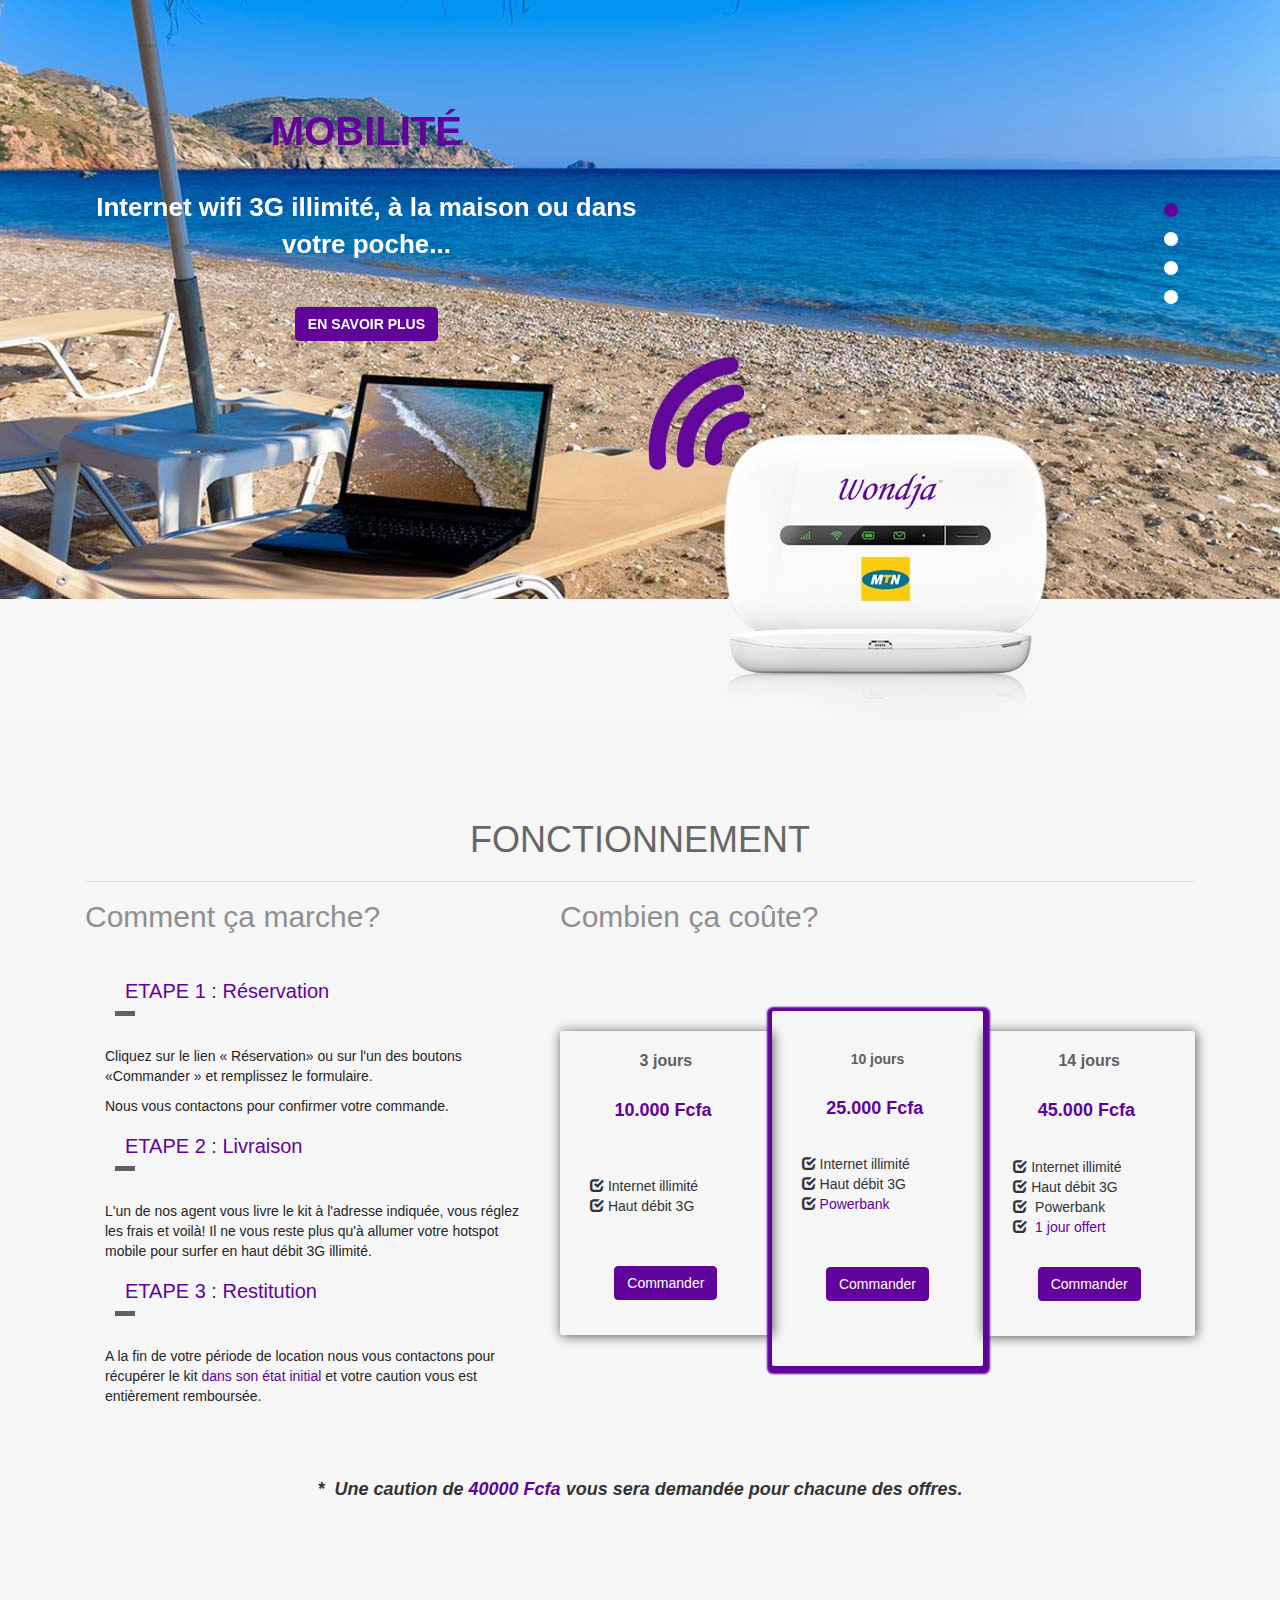
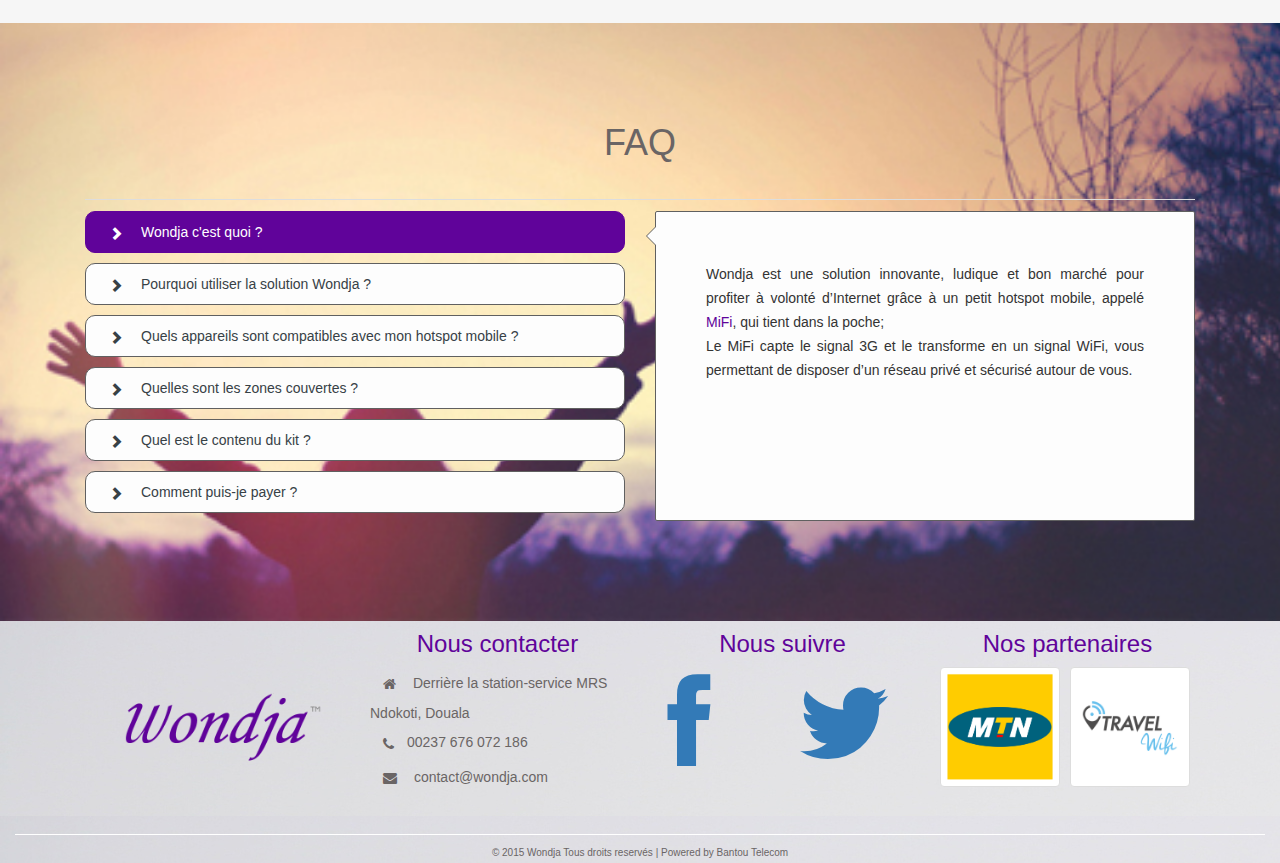
<file: index.html>
<!--
Author: W3layouts
Author URL: http://w3layouts.com
License: Creative Commons Attribution 3.0 Unported
License URL: http://creativecommons.org/licenses/by/3.0/
-->
<!DOCTYPE html>
<html>
<head>
	<title>Wondja</title>
	<!--fonts-->
		<link href='http://fonts.googleapis.com/css?family=Roboto+Slab:400,100,300,700' rel='stylesheet' type='text/css'>
		<link href='http://fonts.googleapis.com/css?family=Open+Sans:300italic,400italic,600italic,700italic,800italic,400,300,600,700,800' rel='stylesheet' type='text/css'>
	<!--//fonts-->
			<link href="css/bootstrap.css" rel="stylesheet">
			<link href="css/style.css" rel="stylesheet" type="text/css" media="all" />
			<link href="css/wondja-vente.css" rel="stylesheet" type="text/css" media="all" />
			<link href="css/wondja-style.css" rel="stylesheet" type="text/css" media="all" />
			<link rel="stylesheet" href="css/chocolat.css" type="text/css" media="all">
			<link rel="stylesheet" href="css/jquery-ui.min.css" type="text/css" media="all">
			<link rel="stylesheet" href="css/animate.min.css" type="text/css" media="all">
			<link rel="stylesheet" href="css/font-awesome.min.css" type="text/css" media="all">
			
			<link rel="icon" type="image/png" href="images/ico.ico" />
	<!-- for-mobile-apps -->
		<meta name="viewport" content="width=device-width, initial-scale=1">
		<meta http-equiv="Content-Type" content="text/html; charset=utf-8" />
		<meta name="keywords" content="wondja,internet" />
		<script type="application/x-javascript">  
			addEventListener("load", function() { setTimeout(hideURLbar, 0); }, false); 
			function hideURLbar(){ window.scrollTo(0,1);} 		   
			    
	   </script>
	<!-- //for-mobile-apps -->	
	<!-- js -->
		<script type="text/javascript" src="js/jquery.min.js"></script>
		<script type="text/javascript" src="js/bootstrap.js"></script>
	<!-- js -->
	<script src="js/modernizr.custom.97074.js"></script>
	<!-- start-smoth-scrolling -->
		<script type="text/javascript" src="js/move-top.js"></script>
		<script type="text/javascript" src="js/easing.js"></script>
		<script type="text/javascript" src="js/jquery-ui.min.js"></script>

		<script type="text/javascript">
			jQuery(document).ready(function($) {
			 
				$(".scroll").click(function(event){		
					event.preventDefault();
					$('html,body').animate({scrollTop:$(this.hash).offset().top},1000);
					
				});
			});
		</script>
		
		<script type="text/javascript">
			$(document).ready(function() 
			{
				 $("#t1").hide();
				 var divHeight;
				 var haut;
				 var obj = document.getElementById('home');
				 if(obj.offsetHeight)          {divHeight=obj.offsetHeight;}
			else if(obj.style.pixelHeight){divHeight=obj.style.pixelHeight;}
			
				haut=divHeight;
			if(divHeight < 500){haut = divHeight-100; 
			}
			else{haut = divHeight-150;}
			/*if(divHeight < 500){haut = divHeight-110;}
			else{haut = divHeight-30;}*/
					
				
				function myFunction() {
				if (document.body.scrollTop >= haut || document.documentElement.scrollTop >= haut) {
				document.getElementById("t1").setAttribute('style','visibility:visible');
				document.getElementById("t2").setAttribute('style','visibility:visible');
				document.getElementById("t3").setAttribute('style','visibility:visible');
					
				} else {
				    $("#t1").hide();
				  
				}
			}
		window.onscroll = function() {myFunction()};
		});
		</script>
		
		
		<script type="text/javascript">
	$(document).ready(function() 
	{
	
	$("#t1").hide(); 
	
	// activer les liens internes, précédé par un #
	$('a[href^="#"]').click(function() {
	// prendre le nom du lien, substr enleve le premier caractere qui est #
	var ou = $(this).attr("href").substr(1);
	// trouver le tag <a name=""> correspondant
	var saut = $("a[id='"+ ou +"']");
	// aller jusqu'à cet élément
	
	if(ou=='home')
	{
		$("#t1").hide();
		/*document.getElementById("t1").setAttribute('style','visibility:hidden');
		document.getElementById("t2").setAttribute('style','visibility:hidden');
		document.getElementById("t3").setAttribute('style','visibility:hidden');*/
		$('html,body').animate({scrollTop: $(saut).offset().top},1000);
	}
	else
	{ 	
		//$('#t1').show();
		document.getElementById("t1").setAttribute('style','visibility:visible'); 
		/*document.getElementById("t2").setAttribute('style','visibility:visible');
		document.getElementById("t3").setAttribute('style','visibility:visible');*/
		$('html,body').animate({scrollTop: $(saut).offset().top},1000);
	}
	
	
	
	return false;
	});
	
		

	});
	</script>
	
	
	<!-- start-smoth-scrolling -->
</head>
<body onscroll="myFunction()">
<!-- banner-slider -->

	<div  id="home" class="banner-slider ">
		
	<!-- responsiveslides -->
							<script src="js/responsiveslides.min.js"></script>
								<script>
									// You can also use "$(window).load(function() {"
									$(function () {
									 // Slideshow 4
									$("#slider3").responsiveSlides({
										auto: true,
										pager: true,
										nav: false,
										speed: 500,
										namespace: "callbacks",
										before: function () {
									$('.events').append("<li>before event fired.</li>");
									},
									after: function () {
										$('.events').append("<li>after event fired.</li>");
										}
										});
										});
								</script>
		<!-- responsiveslides -->
		
		<div id="top" class="callbacks_container ">
		
			<ul class="rslides " id="slider3">
				<!--<li><div class="banner"><div class="container"><div class="banner-info">sadas</div></div></div></li>-->
				<li>
					<div class="banner">
							<div class="container">
								<div class="banner-info">
									<h3>MOBILIT&Eacute;</h3>
									<p>Internet wifi 3G illimit&eacute;, &agrave; la maison ou dans votre poche... </p>
										<a class="scroll btn btn-default" href="#ccm"><strong>EN SAVOIR PLUS</strong></a>
																			</div>
							</div>
					</div>
				</li>
				<li>
					<div class="banner">
							
							<div class="container">
								<div class="banner-info">
									<h3>CONNECTIVIT&Eacute;</h3>
									<p>Internet wifi 3G illimit&eacute;, &agrave; la maison ou dans votre poche... </p>
									<a class="scroll btn btn-default" href="#ccm"><strong>EN SAVOIR PLUS</strong></a>
								</div>
							</div>
					</div>
				</li>
				<li>
					<div class="banner">
							
							<div class="container">
								<div class="banner-info">
									<h3>SIMPLICIT&Eacute;</h3>
									<p>Internet wifi 3G illimit&eacute;, &agrave; la maison ou dans votre poche... </p>
									<a class="scroll btn btn-default" href="#ccm"><strong>EN SAVOIR PLUS</strong></a>
				               </div>
							</div>
					</div>
				</li>
				<li>
					<div class="banner">
							
							<div class="container">
								<div class="banner-info">
									<h3><img src="images/02.png"></h3>
									<p>Internet wifi 3G illimit&eacute;, &agrave; la maison ou dans votre poche... </p>
									<a class="scroll btn btn-default" href="#ccm"><strong>EN SAVOIR PLUS</strong></a>									                                  </div>
							</div>
					</div>
				</li>
			</ul>
		</div>

	</div>

<div class="clearfix"></div>

<!-- //banner-slider -->
<!-- about -->

<div id="ccm" class="testi">
<div class="header menu-fixed-top" id="t1" style="visibility:hidden;" >
								<nav class="navbar navbar-default"><div class="header-left"><img src="images/logo.png" width="25%";
height="25%"></div>
  <div class="container-fluid">
    <!-- Brand and toggle get grouped for better mobile display -->
    <div class="navbar-header">
      <button type="button" class="navbar-toggle collapsed" data-toggle="collapse" data-target="#bs-example-navbar-collapse-1" aria-expanded="false">
        <span class="sr-only">Toggle navigation</span>
        <span class="icon-bar"></span>
        <span class="icon-bar"></span>
        <span class="icon-bar"></span>
      </button>
    </div>

    <!-- Collect the nav links, forms, and other content for toggling -->
    <div class="collapse navbar-collapse" id="bs-example-navbar-collapse-1">
      
      <ul class="nav navbar-nav navbar-right">
        <li><a class="scroll" href="#home" data-hover="ACCUEIL">ACCUEIL</a></li>
														<li><a class="scroll" href="#ccm" data-hover="FONCTIONNEMENT">FONCTIONNEMENT</a></li>
														<li><a class="scroll" href="#faq" data-hover="FAQ">FAQ</a></li>
														<!--<li><a class="scroll" href="#reser" data-hover="A PROPOS">A PROPOS</a></li>-->
														<li><a class="scroll" data-hover="RESERVATION" href="#" data-toggle="modal" data-target="#myModal">RESERVATION</a></li>
        
      </ul>
    </div><!-- /.navbar-collapse -->
  </div><!-- /.container-fluid -->
</nav>
<script>
	$(document).ready(function() { 

$("body").click(function(event) {
        // only do this if navigation is visible, otherwise you see jump in navigation while collapse() is called 
         if ($(".navbar-collapse").is(":visible") && $(".navbar-toggle").is(":visible") ) {
            $('.navbar-collapse').collapse('toggle');
        }
  });

});
</script>
									<div class="clearfix"></div>
								
  </div>
	<div class="container">
	
		<div class="about-header">
			<h3>FONCTIONNEMENT</h3>
		</div>
		<div class="col-md-12" style="margin-top:1%">
            <h5 class="section-title visible-md visible-lg"></h5>
			 	<h6 class="section-title visible-sm visible-xs"></h6>
        <!-- Nav tabs --><div class="col-md-3 visible-md visible-lg"></div>
 	 </div>
		<div class="testi-grids">
			<div class=" col-xs-12  col-sm-5 col-md-5 col-lg-5 testi-grid">
				<h3><span>Comment &ccedil;a marche?</span> </h3>
				<dl>
				  <dt><h4>ETAPE 1 : R&eacute;servation </h4><span class="ser-gridline"> </span></dt>
				  <dd><p>Cliquez sur le lien &laquo; R&eacute;servation&raquo; ou sur l'un des boutons &laquo;Commander &raquo; et remplissez le formulaire.</p><p>Nous vous contactons pour confirmer votre commande.</p></dd>
				</dl>
				<dl>
				  <dt><h4>ETAPE 2 : Livraison</h4><span class="ser-gridline"> </span></dt>
				  <dd><p>L'un de nos agent vous livre le kit &agrave; l'adresse indiqu&eacute;e, vous r&eacute;glez les frais et voil&agrave;! Il ne vous reste plus qu'&agrave; allumer votre  hotspot mobile  pour surfer en haut d&eacute;bit 3G illimit&eacute;.</p></dd>
				</dl><dl>
				  <dt><h4>ETAPE 3 : Restitution</h4><span class="ser-gridline"> </span></dt>
				  <dd><p>A la fin de votre p&eacute;riode de location nous vous contactons pour r&eacute;cup&eacute;rer le kit <span style="color:#60039A">dans son &eacute;tat initial </span> et votre caution vous est enti&egrave;rement rembours&eacute;e.</p></dd>
				</dl>
				
			</div>
			<div class=" col-xs-12  col-sm-7 col-md-7 col-lg-7 testi-grid">
			<h3><span>Combien &ccedil;a co&ucirc;te?</span> </h3>
			<div class="pres_v">
				<div class=" col-xs-12  col-sm-10 col-md-4 col-lg-4 cadre cadre1">
						<h4> 3 jours</h4><br>
						<h3> 10.000 Fcfa</h3>
						<p><i>&nbsp;<!--Parfait pour une journ&eacute;e de de plaisir &agrave; Douala--></i></p>
						<ul class="list-unstyled">
							<li><span class="glyphicon glyphicon-check" aria-hidden="true"></span>&nbsp;Internet illimit&eacute;</li>
							<li><span class="glyphicon glyphicon-check" aria-hidden="true"></span>&nbsp;Haut d&eacute;bit 3G</li>
							<li><span class="" aria-hidden="true"></span><span style="color:#60039A">&nbsp;</span></li>
							<li><span class="" aria-hidden="true"></span><span style="color:#60039A">&nbsp;</span></li>
				  </ul>
							<div class=""><p><a class="btn btn-default" href="#" data-toggle="modal" data-target="#myModal">Commander</a></p></div>
							
				</div>
				<div class="col-xs-12  col-sm-10 col-md-4 col-lg-4 cadre3" style="" id="meilleur"> 
				<h4> 10 jours</h4><br>
						<h3> 25.000 Fcfa</h3>
						<p><i><!--Idéal pour des vacances au bord du wouri--></i></p>
						<ul class="list-unstyled">
							<li><span class="glyphicon glyphicon-check" aria-hidden="true"></span>&nbsp;Internet illimit&eacute;</li>
							<li><span class="glyphicon glyphicon-check" aria-hidden="true"></span>&nbsp;Haut d&eacute;bit 3G</li>
							<li><span class="glyphicon glyphicon-check" aria-hidden="true"></span><span style="color:#60039A">&nbsp;Powerbank</span></li><li><span class="" aria-hidden="true"></span><span style="color:#60039A">&nbsp;</span></li>
						</ul>
						<div class="clearfix" style="padding-bottom:3px"></div>
						<div class="xxx"><p><a class="btn btn-default" href="#" data-toggle="modal" data-target="#myModal">Commander</a></p></div>
			  </div>
				<div class="col-xs-12  col-sm-10 col-md-4 col-lg-4 cadre cadre2">
				<h4>14 jours</h4><br>
						<h3> 45.000 Fcfa</h3>
						<p><i><!--Le meilleur choix pour 2 semaines de vaccance--></i></p>
						<ul class="list-unstyled">
							<li><span class="glyphicon glyphicon-check" aria-hidden="true"></span>&nbsp;Internet illimit&eacute;</li>
							<li><span class="glyphicon glyphicon-check" aria-hidden="true"></span>&nbsp;Haut d&eacute;bit 3G</li>
							<li><span class="glyphicon glyphicon-check" aria-hidden="true"></span>&nbsp Powerbank</li>
							<li><span class="glyphicon glyphicon-check" aria-hidden="true"></span><span style="color:#60039A" >&nbsp 1 jour offert</span></li>
				  </ul>
							<div class="xxx"><p><a  class="btn btn-default" href="#" data-toggle="modal" data-target="#myModal">Commander</a></p></div>
			  </div>
				
			</div>
			</div>
			<div class="clearfix"></div>
		</div>
		
		<div class="col-md-12" style="margin-top:1%">
          <div class="caution"><i> * &nbsp;Une caution de <span style="color:#60039A">40000 Fcfa </span>vous sera demand&eacute;e pour chacune des offres. </i></div>
 	 </div>
	</div>
	
	<div class="modal fade" id="myModal" tabindex="-1" role="dialog" aria-labelledby="myModalLabel">
  <div class="modal-dialog" role="document">
    <div class="modal-content">
      <div class="modal-header">
        <button type="button" class="close" data-dismiss="modal" aria-label="Close"><span aria-hidden="true">&times;</span></button>
        <h4 class="modal-title" id="myModalLabel"><div class="about-header">
			<h3>COMMANDE</h3>
		</div></h4>
      </div>
      <div class="modal-body">
        <!--content modal-->
		
		<div class="col-md-12 testi-grid">
			<div class="panel panel-default">
  <div class="panel-heading">
    <h4 class="panel-title">Informations </h4>
  </div>
  <div class="panel-body">
  
   <form class="form-horizontal" action="Send_cmd.php" method="post">
  <div class="col-md-12">
   <blockquote>
  <p></p>
  <footer>P&eacute;riode </footer>
</blockquote>
</div>
	<div class="col-md-12">
<div class="col-md-6"><div class="form-group">
       <label for="inputEmail3" class="col-md-4 control-label">D&eacute;but</label>
		<div class="col-md-8">
			<input class="form-control" type="text" id="txtFromDate" required/>
		</div>
	</div> </div>
	<div class="col-md-6"><div class="form-group">
	 <label for="inputEmail3" class="col-md-5 control-label">Fin </label>
	<div class="col-md-7">
	 <input class="form-control"  type="text" id="txtToDate" required/>
	 </div>
	</div></div>
	
	
</div>
<div class="col-md-12">
 
 	<div  class="form-group">
	 <label for="inputEmail3" class="col-md-2 control-label">Qt&eacute; </label>
	 <div class="col-md-8">
			<select name="nbre" class="form-control" id="nbre">
			<option value="1">  1 wifi hotspot</option>
			<option value="2">  2 wifi hotspot</option>
			<option value="3">  3 wifi hotspot</option>
			<option value="4">  4 wifi hotspot</option>
			<option value="5">  5 wifi hotspot</option>
			</select>
	</div>
 </div> 
  </div> 
  <div class="col-md-12">
   <blockquote>
  <p></p>
  <footer>Informations personnelles </footer>
</blockquote>
</div>
<div class="col-md-12">
			<div  class="form-group">
				<label for="inputEmail3" class="col-md-2 "> Nom </label>
				<div class="col-md-10">
				<input type="text" name="nom" id="nom" class="form-control" required>
				</div>
			</div>
		</div>
		<div class="col-md-12">
			<div  class="form-group">
				<label for="inputEmail3" class="col-md-2 "> Prenom </label>
				<div class="col-md-10">
				<input type="text" name="prenom" id="prenom" class="form-control" required>
				</div>
			</div>
		</div>
		<div class="col-md-12">
			<div  class="form-group">
				<label for="inputEmail3" class="col-md-2 "> Tel</label>
				<div class="col-md-10">
				<input type="text" name="tel" id="tel" class="form-control" required>
				</div>
			</div>
		</div>
		<div class="col-md-12">
			<div  class="form-group">
				<label for="inputEmail3" class="col-md-2 "> Email</label>
				<div class="col-md-10">
				<input type="email"  name="email" id="email" class="form-control" required>
				</div>
			</div>
		</div>
		<div class="col-md-12">
			<div  class="form-group">
				<label for="inputEmail3" class="col-md-2 "> Pays de r&eacute;sidence </label>
				<div class="col-md-10">
				<input type="text" name="pays" id="pays" class="form-control" required>
				</div>
			</div>
		</div>
		<div class="col-md-12">
			<div class="form-group"><input type ="submit" name="Reserver" value="Commander" class="btn btn-default">
		</div>
		</div>
		
	</form>
	<script type="text/javascript">
		 
$(document).ready(function(){

    $("#txtFromDate").datepicker({
        numberOfMonths: 1,
		// $("#txtFromDate").datepicker("clearDates");
        onSelect: function(selected) {
          $("#txtToDate").datepicker("option","minDate", selected);
		// start = $('#txtToDate').datepicker('getDate');
        }
    });
    $("#txtToDate").datepicker({ 
        numberOfMonths: 1,
		//$("#txtToDate").datepicker("clearDates");
        onSelect: function(selected) {
           $("#txtFromDate").datepicker("option","maxDate", selected);
		 //  end   = $('#txtFromDate').datepicker('getDate');
        }
    });  
	
});

function getHU()
{
var start1 =  document.getElementById("txtFromDate").value;

var end1 =  document.getElementById("txtToDate").value;


   // alert(days);

document.getElementById('resum').innerHTML =start1+ ' - '+ end1;

var total
var start = $('#txtFromDate').datepicker('getDate');
    var end   = $('#txtToDate').datepicker('getDate');
    var days   = (end - start)/1000/60/60/24;
select = document.getElementById("nbre");
choice = select.selectedIndex  // Récupération de l'index du <option> choisi
 
valeur_cherchee = select.options[choice].value;

if(days <= 1){
document.getElementById('nbre').innerHTML ='wifi hotspot  5000 f';
}

document.getElementById('duree').innerHTML ='Dur&eacute;e du s&eacute;jour: '+days;
}

</script>
<script type="text/javascript">

</script>
	</script>
  </div>
</div>
			
		  </div>
			<div class="clearfix"></div>
		
		<!--end content-->
		
		
		
      </div>
      <div class="modal-footer">
     <button type="button" class="btn btn-default" data-dismiss="modal">Fermer</button>
          <!-- <button type="button" class="btn btn-primary">Save changes</button>-->
      </div>
    </div>
  </div>
</div>
</div>

<!-- FAQ -->
<div id="faq" class="gallery">
		<div class="container">
		<div class="about-header">
			<h3 >FAQ</h3>
		</div>
			<div class="col-xs-12  col-sm-12 col-md-12 col-lg-12" style="margin-top:1%">
            <h5 class="section-title visible-md visible-lg"></h5>
			 	<h6 class="section-title visible-sm visible-xs"></h6>
        <!-- Nav tabs --><div class="col-md-3 visible-md visible-lg"></div>
 	 </div>
			<div class="testi-grids ">
			<div class=" col-xs-12 col-sm-12 col-md-12 col-lg-12">
				
	<div class="row faq margin-top" data-animation="fadeInUp" data-animation-delay="100">
	
                    <div class="col-xs-12 col-sm-6 col-md-6 col-lg-6 pull-left" >
                        <ul id="tabs-faq"  class="nav">
                            <li class="active"><a href="#tab-faq1" data-toggle="tab"><span class="glyphicon glyphicon-chevron-right"></span> <span class="faq-inner">Wondja c'est quoi ?</span></a></li>
                            <li><a href="#tab-faq2" data-toggle="tab"><span class="glyphicon glyphicon-chevron-right"></span> <span class="faq-inner">Pourquoi utiliser la solution Wondja ?</span></a></li>
                            <li><a href="#tab-faq3" data-toggle="tab"><span class="glyphicon glyphicon-chevron-right"></span> <span class="faq-inner">Quels appareils sont compatibles avec mon hotspot mobile ?</span></a></li>
                            <li><a href="#tab-faq4" data-toggle="tab"><span class="glyphicon glyphicon-chevron-right"></span> <span class="faq-inner">Quelles sont les zones couvertes ?</span></a></li>
							 <li><a href="#tab-faq5" data-toggle="tab"><span class="glyphicon glyphicon-chevron-right"></span> <span class="faq-inner">Quel est le contenu du kit ?</span></a></li>
							  <li><a href="#tab-faq6" data-toggle="tab"><span class="glyphicon glyphicon-chevron-right"></span> <span class="faq-inner">Comment puis-je payer ?</span></a></li>
                        </ul>
                    </div>
                    <div class="col-xs-12 col-sm-6 col-md-6 col-lg-6 pull-right">
                        <div class="tab-content">
                            <div id="tab-faq1" class="tab-pane fade in active">
                                <div>
                                    <p> Wondja est une solution innovante, ludique et bon march&eacute; pour profiter &agrave; volont&eacute; d&rsquo;Internet gr&acirc;ce &agrave; un petit hotspot mobile, appel&eacute; <span  style="color:#60039A">MiFi</span>, qui tient dans la poche;</p>

<p>Le MiFi capte le signal 3G et le transforme en un signal WiFi, vous permettant de disposer d&rsquo;un r&eacute;seau priv&eacute; et s&eacute;curis&eacute; autour de vous.</p>

                                </div>
                            </div>
                            <div id="tab-faq2" class="tab-pane fade">
                                <div>
                                    <p><strong >Facile &agrave; utiliser.</strong> Allumez votre MiFi et connectez-vous &agrave; son r&eacute;seau WiFi s&eacute;curis&eacute;. C&rsquo;est aussi simple que cela !</p>

<p><strong >Pratique. </strong> Surfez en haut d&eacute;bit 3G illimit&eacute; où vous voulez, quand vous voulez, &agrave; des tarifs abordables.</a></p>

<p><strong >Parfait pour un groupe.</strong> Vous pourrez connecter jusqu&rsquo;&agrave; 10 appareils simultan&eacute;ment &agrave; votre hotspot mobile.</p>
                                    
                                </div>
                            </div>
                            <div id="tab-faq3" class="tab-pane fade">
                                <div>
                                    <p> Vous pouvez utiliser votre hotspot mobile avec des ordinateurs portables, smartphones, tablettes,...etc, bref tous les appareils disposant d&rsquo;une carte r&eacute;seau WiFi quelque soit la marque  o&ugrave; le mod&egrave;le. 
 </p><p>&nbsp;</p>
                                    
                                </div>
                            </div>
                            <div id="tab-faq4" class="tab-pane fade">
                                <div>
									
                                    <p> Notre service n&rsquo;est d&eacute;ploy&eacute; pour l&rsquo;instant qu&rsquo;&agrave; Douala, et la couverture r&eacute;seau 3G de notre op&eacute;rateur partenaire est effective sur toute la ville. </p>
									
                                    
                                </div>
                            </div>
							<div id="tab-faq5" class="tab-pane fade">
                                <div>
									
                                    
									<p> Le kit de connexion &agrave; Internet que nous vous livrons comprend un hotspot mobile, un mini c&acirc;ble USB et en fonction du forfait choisi un <span style="color:#60039A"> Powerbank </span>.</p>
									<p><i>* Un powerbank est un accumulateur d&rsquo;&eacute;nergie qui vous permet de recharger votre hotspot mobile en cas de batterie faible. Vous pourrez egalement l&rsquo;utiliser pour recharger n&rsquo;importe lequel de vos appareils s&rsquo;alimentant en USB, o&ugrave; que vous soyez.</i></p>
                                  
                                </div>
                            </div>
							<div id="tab-faq6" class="tab-pane fade">
                                <div>
									
                                    <p> Nous n&rsquo;acceptons pour l&rsquo;instant que le paiement en esp&egrave;ces. Les r&egrave;glements se font aupr&egrave;s de notre agent au moment de la livraison du kit . </p>
									
                                </div>
                            </div>
                        </div>
                    </div>
              </div>
			</div>
			
	</div>
	
				<script type="text/javascript" src="js/jquery.hoverdir.js"></script>	
				<script type="text/javascript">
					$(function() {
						$('#da-thumbs > li').each( function() { $(this).hoverdir(); } );
					});
				</script>
        </div>
</div>
<!-- //FAQ -->
<!-- get-in -->

<!-- //get-in -->
<!-- contact-us -->
<div id="reser" class="contact-us">
	<div class="container">
	<div class="get-info text-center">
			<h3><!--A PROPOS--></h3>
			
	  </div>
		<!--<div class="about-header">
			<h3 style="color:#fff">A PROPOS</h3>
		</div>-->
		
		<div class="contact-grid">
			<div class="col-xs-12 col-sm-6 col-md-3 col-lg-3">
				<!--<h3 class="text-center" style="color:#60039A">Qui sommes nous? </h3>
				<span>At vero eos et accusamus et iusto odio dignissimos ducimus qui blanditiis praesentium voluptatum deleniti atque corrupti quos dolores et quas molestias excepturi sint occaecati cupiditate non provident,similique sunt in culpa qui officia deserunt mollitia</span>--><img src="images/logo.png" class="back">
				
			</div>
			<div class="col-xs-12 col-sm-6 col-md-3 col-lg-3">
				<h3 class="text-center" style="color:#60039A">Nous contacter</h3>
				<address>
				  <span style="color:#6A6565
				  "><strong><a class="btn btn-social-icon btn-phone " style="color:#6A6565">
			<i class="fa fa-home "></i>
		  </a></strong> Derrière la station-service MRS Ndokoti, Douala<br>
				 
				  <strong> <a class="btn btn-social-icon btn-phone" style="color:#6A6565">
			<i class="fa fa-phone "></i>
		  </a></strong>00237 676 072 186</span><br>
				  <strong><a class="btn btn-social-icon btn-phone " style="color:#6A6565">
			<i class="fa fa-envelope"></i>
		  </a></strong> <a href="mailto:#" style="color:#6A6565">contact@wondja.com</a></span>
				</address>
				
				 
				
				
					
			</div>
			<div class="col-xs-12 col-sm-6 col-md-3 col-lg-3">
				<h3 class="text-center" style="color:#60039A">Nous suivre </h3>
				
  
				<ul class="thumbnails list-unstyled list-inline">
					
      <li class="col-xs-6 col-sm-6 col-md-6 col-lg-6 col-md-6">
       <a href="#" target="_blank" class="btn btn-social-icon btn-facebook ">
			<i class="fa fa-facebook fa1"></i>
		  </a>
      </li>
       <li class="col-xs-6 col-sm-6 col-md-6 col-lg-6 col-md-6">
        <a  href="https://twitter.com/wondja_cm" target="_blank" class="btn btn-social-icon btn-twitter ">
			<i class="fa fa-twitter fa1"></i>
		  </a>
      </li>
	  
    </ul>
			</div>
			<div class="col-xs-12 col-sm-6 col-md-3 col-lg-3">
				<h3 class="text-center" style="color:#60039A">Nos partenaires </h3>
				<ul class="thumbnails list-unstyled list-inline">
					
      <li class="col-xs-6 col-sm-6 col-md-6 col-lg-6 col-md-6">
        <a href="http://www.mtncameroon.net" target="_blank" class="thumbnail img-responsive">
          <img src="images/MTN.png" alt="">
        </a>
      </li>
       <li class="col-xs-6 col-sm-6 col-md-6 col-lg-6 col-md-6">
        <a href="http://www.travel-wifi.com/" target="_blank" class="thumbnail img-responsive">
        <img src="images/travel.png" alt="">
        </a>
      </li>
	   
    </ul>
			</div>
			<div class="clearfix"></div>
		</div>
		
	</div>
	
	<div class="col-md-12" style="margin-top:1%" >
                        <h5 class="section-title1 visible-md visible-lg"></h5>
			 <h6 class="section-title1 visible-sm visible-xs"></h6>
        <!-- Nav tabs -->


<div class="col-md-3 visible-md visible-lg">
    
</div>
 
                  
                       
      </div>
	  
</div>
<!-- //contact-us -->
<!-- commande -->

<!-- footer -->
<div class="copy-right">
	<div class="container">
		<p> &copy; 2015 Wondja Tous droits reserv&eacute;s | Powered by  <a href="http://www.bantoutelecom.com/" target="_blank"> Bantou Telecom</a></p>
	</div>
</div>
<!-- footer -->

<!-- smooth scrolling -->
	<script type="text/javascript">
		$(document).ready(function() {
		/*
			var defaults = {
			containerID: 'toTop', // fading element id
			containerHoverID: 'toTopHover', // fading element hover id
			scrollSpeed: 1200,
			easingType: 'linear' 
			};
		*/								
		$().UItoTop({ easingType: 'easeOutQuart' });
		
		});
	</script>
	<a href="#" id="toTop" style="display: block;"> <span id="toTopHover" style="opacity: 1;"> </span></a>
<!-- //smooth scrolling -->

</body>
</html>
</file>
<file: css/style.css>
/*
 * Author: Doriane FOTSING
 * email: f.dodo@yahoo.fr
 *
 * Project Name: Wondja
 * Version: 1.0
 * Date: 06-10-2015
 */


/* ==========================================================================
   Base Styles and Bootstrap Modifications
   ========================================================================== *//* CSS Document */
body{
	/*font-family:Helvetica,arial, sans-serif;*/
	margin:0;
	padding:0;
	background:#F6F6F6;
	 margin:0;
	 padding:0;
	 height: 100%;
	 width:100%;
 }
body a{
	transition:0.5s all;
	-webkit-transition:0.5s all;
	-moz-transition:0.5s all;
	-o-transition:0.5s all;
	-ms-transition:0.5s all;
}
h1,h2,h3,h4,h5,h6{
	margin:0;			   
}
p{
	margin:0;
}
ul{
margin:0;
padding:0;
}

/* Kumya */
.link--kumya {
	font-size: 6.5em;
	overflow: hidden;
	
	color:#60039A;
}

.link--kumya:hover {
	color: #fff;
}

.link--kumya::after {
	content: '';
	position: absolute;
	top: 0;
	right: 0;
	z-index: -1;
	background: #60039a;
	-webkit-transform: translate3d(101%,0,0);
	transform: translate3d(101%,0,0);
	-webkit-transition: -webkit-transform 0.5s;
	transition: transform 0.5s;
	-webkit-transition-timing-function: cubic-bezier(0.7,0,0.3,1);
	transition-timing-function: cubic-bezier(0.7,0,0.3,1);
}

.link--kumya:hover::after {
	-webkit-transform: translate3d(0,0,0);
	transform: translate3d(0,0,0);
}

.link--kumya span {
	position: relative;
}

.link--kumya span::before {
	content: attr(data-letters);
	position: absolute;
	color:#000;
	left: 0;
	overflow: hidden;
	white-space: nowrap;
	width: 0%;
	-webkit-transition: width 0.5s;
	transition: width 0.5s;
	-webkit-transition-timing-function: cubic-bezier(0.7,0,0.3,1);
	transition-timing-function: cubic-bezier(0.7,0,0.3,1);
}

.link--kumya:hover span::before {
	width: 100%;
}

/*-- kumya --*/
/*-- Effect 11 --*/
.cl-effect-11 a {
  margin: 0 23px;
  font-family:Helvetica,arial, sans-serif;
  text-decoration: none;
	padding: 0 0 6px 0;
	color:#60039A;
	text-shadow: none;
} 

.cl-effect-11 a::before {
	position: absolute;
	top: 0;
	left: 0;
	overflow: hidden;
	padding: 0 0 6px 0;
	max-width: 0;
	border-bottom: 2px solid #60039A;
	color: #000;
	content: attr(data-hover);
	-webkit-transition: max-width 0.5s;
	-moz-transition: max-width 0.5s;
	transition: max-width 0.5s;
}

.cl-effect-11 a:hover::before,
.cl-effect-11 a:focus::before {
	max-width: 100%;
}
nav a {
	position: relative;
	display: inline-block;
    margin: 0 0px;
	outline: none;
	color: #60039A;
	text-decoration: none;
	text-transform: uppercase;
	letter-spacing: 1px;
	font-weight: 400;
	text-shadow: 0 0 1px rgba(255,255,255,0.3);
	font-size: 16px;
}

nav a:hover,
nav a:focus {
	outline: none;
}
/*-- //Effect 11 --*/
/*-- Slider Part starts Here --*/
#slider3,#slider4  {
  box-shadow: none;
  -moz-box-shadow: none;
  -webkit-box-shadow: none;
  margin: 0 auto;
}
.rslides_tabs {
  list-style: none;
  padding: 0;
  background: rgba(0,0,0,.25);
  box-shadow: 0 0 1px rgba(255,255,255,.3), inset 0 0 5px rgba(0,0,0,1.0);
  -moz-box-shadow: 0 0 1px rgba(255,255,255,.3), inset 0 0 5px rgba(0,0,0,1.0);
  -webkit-box-shadow: 0 0 1px rgba(255,255,255,.3), inset 0 0 5px rgba(0,0,0,1.0);
  font-size: 18px;
  list-style: none;
  margin: 0 auto 50px;
  max-width: 540px;
  padding: 10px 0;
  text-align: center;
  width: 100%;
}
.rslides_tabs li {
  display: inline;
  margin-right: 1px;
}
.rslides_tabs a {
  width: auto;
  line-height: 20px;
  padding: 9px 20px;
  height: auto;
  background: transparent;
  display: inline;
}
.rslides_tabs li:first-child {
  margin-left: 0;
}
.rslides_tabs .rslides_here a {
  background: rgba(255,255,255,.1);
  color: #fff;
  font-weight: bold;
}
.events {
  list-style: none;
}
.callbacks_container {
/*position:static;*/
  position: relative;
  float: left;
  width: 100%;
  top:0;
  z-index: 2000;
  
   -vendor-animation-duration: 10s;
  -vendor-animation-delay: 10s;
  -vendor-animation-iteration-count: infinite;
}
.callbacks {
  position: relative;
  list-style: none;
  overflow: hidden;
  width: 100%;
  padding: 0;
  margin: 0;
}
.callbacks li {
  position: absolute;
  width: 100%;
  left: 0;
  top: 0;
}
.callbacks img {
  position: relative;
  z-index: 1;
  height: auto;
  border: 0;
}
.callbacks .caption {
	display: block;
	position: absolute;
	z-index: 2;
	font-size: 20px;
	text-shadow: none;
	color: #fff;
	left: 0;
	right: 0;
	padding: 10px 20px;
	margin: 0;
	max-width: none;
	top: 10%;
	text-align: center;
}
.callbacks_nav {
  	position: absolute;
	-webkit-tap-highlight-color: rgba(0,0,0,0);
	top: 61%;
	left: 0;
	opacity: 0.7;
	z-index: 3;
	text-indent: -9999px;
	overflow: hidden;
	text-decoration: none;
	height: 62px;
	width: 45px;
	margin-top: -65px;
}
.callbacks_nav:active {
  opacity: 1.0;
}
a.callbacks_nav.callbacks1_nav.prev {
	background: url("../images/themes.png") no-repeat 0px 0px;
  left: -3.1%;
}
.callbacks_nav.next {
	background: url("../images/themes.png") no-repeat -46px 0px;
  left: 87%;
}
#slider3-pager a,#slider4-pager a  {
  display: inline-block;
}
#slider3-pager span,#slider4-pager span{
}
#slider3-pager span,#slider4-pager span{
	width:100px;
	height:15px;
	background:#fff;
	display:inline-block;
	border-radius:30em;
	opacity:0.6;
}
#slider3-pager .rslides_here a ,#slider4-pager .rslides_here a {
  background: #FFF;
  border-radius:30em;
  opacity:1;
}
#slider3-pager a ,#slider4-pager a {
  padding: 0;
}
#slider3-pager li, #slider4-pager li{
	display:inline-block;
}
.rslides {
  position: relative;
  list-style: none;
  overflow: hidden;
  width: 100%;
  padding: 0;
  margin: 0;
}
.rslides li {
  -webkit-backface-visibility: hidden;
  position: absolute;
  display: none;
  width: 100%;
  left: 0;
  top: 0;
  text-align:center;
}
.rslides li{
  position: relative;
  display: block;
}

.callbacks_tabs{
	list-style: none;
	position: absolute;
	top: 48%;
	z-index: 999;
	right: 8%;
	padding: 0;
	margin: 0;
}
ul.callbacks_tabs.callbacks2_tabs {
top: 73%;
left:46%;
}
.slider-top{
	text-align: center;
	padding:10em 0;
}
.slider-top h1{
	font-weight:700;
	font-size:48px;
	color:#010101;
}
.slider-top p{
	font-weight:400;
	font-size:20px;
	padding:1em 7em;
	color:#010101;
}
.slider-top ul.social-slide{
	display:inline-flex;
	margin: 0px;
	padding: 0px;
}
ul.social-slide li i{
	width:70px;
	height:74px;
	background:url(../images/img-resources.png)no-repeat;
	display: inline-block;
	margin:0px 15px;
}
ul.social-slide li i.win{
	background-position:-6px 0px;
}
ul.social-slide li i.android{
	background-position:-110px 0px;
}
ul.social-slide li i.mac{
	background-position:-215px 0px;
}
.callbacks_tabs li{
	display: block;
}
@media screen and (max-width: 600px) {
  .callbacks_nav {
    top: 47%;
    }
}

.callbacks_tabs a{
 visibility: hidden;
}
.callbacks_tabs a:after {
  content: "\f111";
  font-size:0;
  font-family: FontAwesome;
  visibility: visible;
  display: block;
  height:14px;
  width:14px;
  display:inline-block;
  background: #fff;
  border-radius: 30px;
  -webkit-border-radius: 30px;
  -moz-border-radius: 30px;
  -o-border-radius: 30px;
  -ms-border-radius: 30px;
}
.callbacks_here a:after{
	background: #60039A;	
}
a.callbacks_nav.callbacks2_nav.prev {
background: transparent url("../images/2.png") no-repeat left top;
width:38px;
height:72px;
}
a.callbacks_nav.callbacks2_nav.next{
  background: transparent url("../images/2.png") no-repeat -40px 0px;
  width: 38px;
  height: 72px;
}
a.callbacks_nav.callbacks2_nav.prev {
left: -9% !important;
top:72%;
}
a.callbacks_nav.callbacks2_nav.next {
right: 0% !important;
top: 72%;
}
/*-- Slider part Ends Here --*/
/*-- header --*/
.header {
 background: rgba(255, 255, 255, 1);
 text-decoration: none;
 z-index: 2000; 
 width:100%;
 display:block;
  position:fixed;
  
box-shadow: 2px 2px 10px 4px #606060;
-moz-box-shadow: 2px 2px 10px 4px #606060;
-webkit-box-shadow: 2px 2px 10px 4px #606060;
}
.header-left{

float:left;
margin-top: 3px;

}
.header-left img{

}
.header-left a{
  font-size: 46px;
  color: #60039A;
  text-decoration: none;
font-family: Helvetica,arial, sans-serif;
}
.navigation{
float: right;
}
.banner-slider{
 background:url(../images/banner1.jpg) no-repeat 0px 0px;
 background-size:cover;
-webkit-background-size: cover;
-o-background-size: cover;
-ms-background-size: cover;
-moz-background-size: cover;
width:100%;

min-height: 780px;
/*min-height: 100%;*/
}
.back{
margin-top:50px;
margin-bottom:50px;
width:100%;

}
.navigation ul{
margin:0;
padding:0;
}
.navigation ul li{
text-align: center;
padding: 29px 0px 22px 0;
border-left: 1px solid #fff;
display:inline-block;
list-style-type:none;
}
.navigation ul li:nth-child(1){
border-left:none;
}
/*-- menu --*/
.navigation span{
	display:none;
}
/*-- //menu --*/
.banner-info h3{
font-weight:700;
color:#60039A;
font-family:Helvetica,arial, sans-serif;
font-size:40px;
line-height:2.0em;
}
.banner-info {
  min-height: 300px;
  width: 52%;
  margin-top: 8%;
}
.banner-info p{
margin:18px 0 45px 0;
color:#FFF;
font-size:26px;
line-height:1.4em;
font-weight:600;
}
.banner-info a{
/*border:2px solid #60039A;
padding:10px 10px;
color:#000;*/

}

/*.banner-info a: hover{
border:2px solid #60039A;
padding:10px 10px;
color:#60039A;
background-color:FFF;
}*/
/*-- testi --*/
.testi{
padding:100px 0;
}
.testi-grid h3{
width: 70%;
line-height:1.6em;
font-family: Helvetica,arial, sans-serif;
font-size:30px;
color:#8F8F8F;
padding-bottom:40px;
}
.testi-grid h4{
width: 100%;
line-height:1em;
font-family:Helvetica,arial, sans-serif;
font-size:20px;
color:#8F8F8F;
padding-bottom:40px;
}
.testi-grid dl{
color:#8F8F8F;
margin-left: 10px;
}
.testi-grid dl dt h4{
color:#60039A;
font-weight:400px;
margin-left: 30px;
font-size:20px;
}
.testi-grid dl dd p{
color:#252525;
font-weight:100;
margin-left: 10px;
font-size:14px;
margin-top: 10px;
}
.testi-grid h3 span{
color:#8F8F8F;
padding-bottom:10px;
}
.testi-grid p{
/*font-size:14PX;
color:#757575;
line-height:2em;*/
}
/*-- testi --*/
/*-- about --*/
.about{
padding:80px 0;
background:#eeeeee;
}
.about-header h3{
margin-bottom:5px;
color:#6A6565;
font-size:36px;
text-align:center;
font-family:Helvetica,arial, sans-serif;
}
.about-left p{
text-align:right;
font-size:14px;
line-height:2em;
color:#757575;
margin: 30px 0 4px 0;
}
.about-img img {
width:85%;
}
.about-left  a{
color:#757575;
padding:7px 16px;
text-decoration:none;
font-size: 16px;
font-weight: bold;
}
.about-right h3{
font-family:Helvetica,arial, sans-serif;
margin-top: 30px;
color:#03BEF0;
font-size:22px;
}
.about-right h4{
color:#757575;
font-size:20px;
margin:15px 0;
}
.about-right p{
font-size:14px;
color:#757575;
}
/*-- //about --*/
/* Bounce To Bottom */
.hvr-bounce-to-bottom {
  display: inline-block;
  vertical-align: middle;
  -webkit-transform: translateZ(0);
  transform: translateZ(0);
  box-shadow: 0 0 1px rgba(0, 0, 0, 0);
  -webkit-backface-visibility: hidden;
  backface-visibility: hidden;
  -moz-osx-font-smoothing: grayscale;
  position: relative;
  -webkit-transition-property: color;
  transition-property: color;
  -webkit-transition-duration: 0.5s;
  transition-duration: 0.5s;
}
.hvr-bounce-to-bottom:before {
  content: "";
  position: absolute;
  z-index: -1;
  top: 0;
  left: 0;
  right: 0;
  bottom: 0;
  background: #40c8f4;
  -webkit-transform: scaleY(0);
  transform: scaleY(0);
  -webkit-transform-origin: 50% 0;
  transform-origin: 50% 0;
  -webkit-transition-property: transform;
  transition-property: transform;
  -webkit-transition-duration: 0.5s;
  transition-duration: 0.5s;
  -webkit-transition-timing-function: ease-out;
  transition-timing-function: ease-out;
}
.hvr-bounce-to-bottom:hover, .hvr-bounce-to-bottom:focus, .hvr-bounce-to-bottom:active {
  color: white;
}
.hvr-bounce-to-bottom:hover:before, .hvr-bounce-to-bottom:focus:before, .hvr-bounce-to-bottom:active:before {
  -webkit-transform: scaleY(1);
  transform: scaleY(1);
  -webkit-transition-timing-function: cubic-bezier(0.52, 1.64, 0.37, 0.66);
  transition-timing-function: cubic-bezier(0.52, 1.64, 0.37, 0.66);
}
/*-- award --*/
.award{
padding:80px 0;
}
.award-left img{
width:100%;
}
.award-right h3{
  font-family:Helvetica,arial, sans-serif;
  color: #60039A;
  font-size: 26px;
  line-height:1.6em;
}
.award-right p{
font-size:14px;
line-height:2em;
color:#757575;
margin: 20px 0 0px 0;
}
/*-- //award --*/
/*--services start here--*/
.services {
  background: #020202;
  padding: 80px 0;
}
.ser-top h3 {
text-transform:uppercase;
  color: #03BEF0;
  font-size: 36px;
  text-align: center;
  font-family: Helvetica,arial, sans-serif;
}
.ser-grid .glyphicon-briefcase ,.ser-grid .glyphicon-bullhorn,.ser-grid .glyphicon-pencil,.ser-grid .glyphicon-globe,.ser-grid .glyphicon-thumbs-up,.ser-grid .glyphicon-cog{
  color: #fff;
  font-size: 55px;
}
.ser-grid:nth-child(7),.ser-grid:nth-child(5),.ser-grid:nth-child(6){
margin-top:50px;
}
.ser-top p {
  font-size: 14px;
  color: #fff;
  line-height: 2em;
  width: 69%;
  margin: 25px auto 45px auto;
  text-align: center;
}
.ser-grid {
  text-align: center;
}
.ser-grid h4 {
  font-size: 20px;
  font-weight: 800;
  color: #fff;
  margin: 20px 0 0 0;
  text-align:left
}
.ser-grid span.ser-line {
  background: #fff;
  width: 25px;
  height: 5px;
  display: block;
  margin: 1em auto 1em;
}
.ser-grid p {
  font-size: 14px;
  font-weight: 600;
  color: #fff;
  line-height: 2em;
  /*width: 85%;*/
  margin: 0 auto;
  text-align:left
}
span.ser-gridline {
  background: #606060;
  width: 20px;
  height: 5px;
  display: block;
 /* margin: 0.4em auto 1em;*/
   margin: -30px 20px 30px 20px
}
.ser-btn {
  margin: 3em 0em 0em 0em;
}
.ser-btn a {
  font-size: 0.9em;
  font-weight: 400;
  color: #98999e;
  padding: 0.9em 1.5em;
  background: #46464e;
  border-radius: 3px;
}
.ser-btn a:hover {
	text-decoration:none;
	 background: #fff;
	 color:#000;
	 transition: 0.5s all;
  -webkit-transition: 0.5s all;
  -moz-transition: 0.5s all;
  -o-transition: 0.5s all;
}

/*--services end here--*/
/*-- gallery --*/
div#portfolio {
  background: #eee;
  padding: 80px 0;
}
.da-thumbs {
	list-style: none;
	position: relative;
	margin: 0;
	padding: 0;
}
.da-thumbs li {
  float: left;
  margin: 0.4%;
  background:#fff;
  padding: 8px;
  position: relative;
  width: 32.4%;
}
.da-thumbs li a,
.da-thumbs li a img {
  display: block;
  position: relative;
  width: 100%;
}
.da-thumbs li a {
	overflow: hidden;
}
.da-thumbs li a div {
  position: absolute;
  background:rgba(206, 215, 223, 0.7);
  width: 100%;
  height: 100%;
}
.da-thumbs li a div  h5 {
  font-family: Helvetica,arial, sans-serif;
  color: #323b43;
  font-size: 24px;
  margin: 4.2em 0 0 0;
  text-align: center;
}
/*--//gallery--*/
.gallery{
padding:100px 0;
background-color: transparent;
background: #000 url(../images/img1.jpg) no-repeat 0px 0px;
background-size:cover;
-webkit-background-size: cover;
-o-background-size: cover;
-ms-background-size: cover;
-moz-background-size: cover;

/*z-index:-9999;*/
z-index:1060;
}
.gallery h3{
  margin-bottom: 20px;
  text-transform: uppercase;
  color: #6A6565;
  font-size: 36px;
  text-align: center;
  font-family: Helvetica,arial, sans-serif;
}
/*-- get-in --*/
.get-in-touch{
	padding:-40px 0;
	
		}
.get-info{/* margin:80px 60px;*/}
.get-info h3{
  text-transform: uppercase;
  color: #6A6565;
  font-size: 36px;
  text-align: center;
  font-family: Helvetica,arial, sans-serif;
		}
.get-info h4{
	margin:12px 0;
	color:#898989;
	font-size: 17px;
	}
.get-info p{
line-height:2em;
	color: #757575;
	margin: 15px auto 45px auto;
	width: 50%;
	font-size: 14px;
	text-align: center;
		}
.map iframe{
border:none;
	width:100%;
	height:390px;
	}
.contact-us{
padding:-100px 0;
/*background-color:#6a6565;*/
background:url(../images/about-wall.jpg);
background-repeat:no-repeat;
/*background-size:cover;
-webkit-background-size: cover;
-o-background-size: cover;
-ms-background-size: cover;
-moz-background-size: cover;*/

z-index:1060;
	
	}
.contact-us h3{
margin-bottom: 10px;

 /* text-transform: uppercase;
  color: #6A6565;
  font-size: 36px;
  text-align: center;
  font-family: 'Roboto Slab', serif;*/
}
.contact-grid p{
	color: #000;
  margin: 30px auto 0 auto;
	width: 61%;
	font-size: 14px;
  line-height: 1.8em;
  border:double
	}
.contact-grid span{
	color: #000;
    margin: 50px auto 0 auto;
	padding-top:20px;
	font-size: 14px;
	text-align:center;
	line-height: 1.8em;
	width: 100%;
	text-align:justify;
	
 
	}
.contact-grid p a{
	color: #000;
	text-decoration:none;
	}
.contact-grid p a:hover{
	color: #60039A;
	}
	.contact-grid span a{
	color: #000;
	text-decoration:none;
	}
.contact-grid span a:hover{
	color: #60039A;
	}
.contact-info {
	margin-top: 60px;
	}
.contact-info input[type="text"]{
	width: 31%;
}
.contact-info input[type="text"]:nth-child(3){
margin-right:0;
}
.contact-info input[type="text"],.contact-info textarea{
  border: 1px solid #000;
background:#ffffff;
	color: #000;
	margin: 0 25px 23px 0;
	padding: 12px 10px;
	outline: none;
	}
.contact-info textarea{
  border: 1px solid #000;
margin-right:0;
	width: 98%;
	resize: none;
	height: 225px;
	}
.contact-info input[type=submit] {
color: #fff;
  padding: 13px 43px;
  font-size: 16px;
  cursor: pointer;
  font-weight: 600;
  background: #60039A;
  border: none;
	}
.contact-info input[type=submit]:hover {
	background:#000;
	transition: .5s all;
	-webkit-transition: .5s all;
	-o-transition: .5s all;
	-ms-transition: .5s all;
	-moz-transition: .5s all;	
	}
.point-icon .glyphicon-map-marker,.point-icon .glyphicon-envelope,.point-icon .glyphicon-earphone{
   z-index: 9999;
  top: 0px;
  left:100px;
  font-size: 50px;
 /* color: #fff; */
 }
/*-- get-in --*/
/*-- copy --*/
.copy-right{
/*background:#6a6565;*/
background:url(../images/about-wall.jpg);
background-repeat:no-repeat;
/*background-size:cover;
-webkit-background-size: cover;
-o-background-size: cover;
-ms-background-size: cover;
-moz-background-size: cover;*/

padding:3px 0;
}
.copy-right p{
text-align:center;
margin:0 0 0px 0;
font-size:10px;
color: #6A6565;
}
.copy-right p a{
text-decoration:none;
color: #6A6565;
}
.copy-right p a:hover{
color:#60039A;
}
/*-- copy --*/
/*-- to-top --*/
#toTop {
	display: none;
	text-decoration: none;
	position: fixed;
	bottom: 52px;
	right: 1%;
	overflow: hidden;
	z-index: 999; 
	width: 32px;
	height: 32px;
	border: none;
	text-indent: 100%;
	background: url("../images/arr.png") no-repeat 0px 0px;
}
#toTopHover {
	width: 32px;
	height: 32px;
	display: block;
	overflow: hidden;
	float: right;
	opacity: 0;
	-moz-opacity: 0;
	filter: alpha(opacity=0);
}
.buttonone{
text-align:right;
}
/*-- //to-top --*/
/*-- responsive media queries --*/
@media (max-width: 1024px){
.header-left {
  margin-top: 3px;
}
	nav a {
	  font-size: 17px;
	}
	.cl-effect-11 a {
	  margin: 0 17px;
	  }
	.navigation ul li {
	  padding: 19px 0px 15px 0;
	  }
	.header-left a {
	  font-size: 42px;
	  }
	.banner-info h3 {
	  font-size: 30px;
	  }
	.banner-info {
	  margin-top: 6%;
	}
	.banner-slider {
	/*min-height: 360px;max-width: 100%;
                    height: auto;*/
	  min-height: 590px;
	 
	}
	.testi,.award ,.about,.services,div#portfolio,.get-in-touch,.contact-us{
	  padding: 60px 0;
	}
	.banner-info p {
	  line-height:1.8em;
	  font-size: 13px;
	  }
	.about-header h3,.ser-top h3,.gallery h3 ,.get-info h3{
	  font-size: 32px;
	  }
	.testi-grid p {
	 /*line-height:1.8em;
	  font-size: 13px;*/
	  }
	.testi-grid h3 {
	  width:87%;
	}
	.testi-grid h3 {
	  font-size: 27px;
	  }
	.about-left p {
	 line-height:1.8em;
	  font-size: 13px;
	  margin: 14px 0 4px 0;
	}
	a.callbacks_nav.callbacks2_nav.prev {
	  left: -13% !important;
	  top: 76%;
	}
	a.callbacks_nav.callbacks2_nav.next {
	  top: 78%;
	}
	.callbacks_nav.next {
	  left: 83%;
	}
	.about-right h3 {
	  margin-top: 17px;
	  font-size: 19px;
	}
	.about-right h4 {
	  font-size: 16px;
	  margin: 12px 0;
	}
	.about-right p {
	 line-height:1.8em;
	  font-size: 13px;
	  }
	.award-right h3 {
	  font-size: 21px;
	  }
	.award-right p {
	 line-height:1.8em;
	  font-size: 13px;
	  }
	.ser-top p ,.ser-grid p{
	 line-height:1.8em;
	  font-size: 13px;
	  }
	.da-thumbs li a div h5 {
	  margin: 3.5em 0 0 0;
	  }
	.get-info p {
	 line-height:1.8em;
	  font-size: 13px;
	  }
	.map iframe {
	  height: 330px;
	}
	.contact-grid p {
	 line-height:1.8em;
	  font-size: 13px;
	  }
	.contact-info textarea {
	  width: 100%;
	  }
	.contact-info input[type="text"]{
	  margin: 0 28px 23px 0;
	  }
	.contact-info input[type=submit] {
	  padding: 13px 24px;
	  }
	.contact-info textarea {
	  height: 175px;
	}
	.contact-info {
	  margin-top: 40px;
	}
	.ser-grid .glyphicon-briefcase, .ser-grid .glyphicon-bullhorn, .ser-grid .glyphicon-pencil, .ser-grid .glyphicon-globe, .ser-grid .glyphicon-thumbs-up, .ser-grid .glyphicon-cog {
	  font-size: 42px;
	}

}
@media (max-width: 768px){
.header-left {
  margin-top: 3px;
}
.header-left a {
display:block;
  font-size: 40px;
}
	span.menu {
		display: block;
		cursor: pointer;
		width: 100%;
		position: relative;
		text-align:right;
		margin-top: 14px;
		}
	ul.nav1{
		display:none;
		background:#020202;
		}
	.navigation ul.nav1 li {
		display: inline-block;
		text-align: center;
		margin: 0;
		width: 100%;
		padding: 10px 0;
		}
.cl-effect-11 a::before {
  color: #60039A;
  }
	.navigation ul {
		position: absolute;
		padding: 0;
		margin: 0;
		top: 64px;
		left: 0%;
		width: 100%;
		z-index: 9999;
		}
	.banner-info {
	  width: 60%;
	  }
	.banner-info {
	  margin-top: 4,4%;
	}
	.banner-info h3 {
	  font-size: 26px;
	}
	.banner-slider {
	
	  min-height: 350px;
	 /* min-height: 520px;*/
	}
	.testi-grid {
	  float: left;
	  width: 50%;
	}
	.about-header h3 {
	  margin-bottom: 30px;
	  }
	.testi-grid h3 {
	  width: 100%;
	}
	.testi-grid h3 {
	  font-size: 24px;
	}
	.about-header h3, .ser-top h3, .gallery h3, .get-info h3 {
	  font-size: 28px;
	}
	.about-left,.about-right{
	  float: left;
	  width: 39%;
	}
	.about-middle{
	  float: left;
	  width: 22%;
	}
	.about-right h3 {
	  font-size: 17px;
	}
	.about-right h4 {
	  font-size: 15px;
	  }
	.award-left {
	  float: left;
	  width: 50%;
	}
	.award-right h3 {
	  font-size: 19px;
	}
	.award-right p {
	  margin: 9px 0 0px 0;
	}
	.award-right h3 {
	  font-size: 17px;
	}
	.ser-top p {
	  width: 94%;
	  }
	.ser-grid {
	  float: left;
	  width: 33.3%;
	}
	.ser-grid h4 {
	  font-size: 16px;
	  }
	.gallery h3 {
	  margin-bottom: 20px;
	  }
	.da-thumbs li a div h5 {
	  margin: 2.5em 0 0 0;
	}
	.get-info p {
	  width: 84%;
	  }
	.map iframe {
	  height: 255px;
	}
	.contact-grid{
	  float: left;
	  width: 50%;
	}
	.contact-grid p {
	  width: 96%;
	  }
	.contact-info input[type="text"] {
	  margin: 0 20px 23px 0;
	}
	.contact-info input[type="text"], .contact-info textarea {
	font-size:13px;
	  padding: 8px 10px;
	  }
	.contact-info input[type=submit] {
	  font-size: 14px;
	  }
	.contact-info input[type=submit] {
	  padding: 10px 14px;
	}
	.contact-info textarea {
	  height: 152px;
	}
	.point-icon .glyphicon-map-marker, .point-icon .glyphicon-envelope, .point-icon .glyphicon-earphone {
	  font-size: 27px;
	  }
	.ser-grid p {
	  width: 91%;
	}  
	.copy-right p {
	  font-size: 13px;
	  }
	nav a {
	  font-size: 15px;
	}
}
@media (max-width: 640px){
	.banner-slider {
	/*min-height: 290px ; max-width: 100%;
                    height: auto;*/
	  min-height: 423px;
	 
	}
	.header-left {
	  float: left;
	}
	.header-left a {
	  font-size: 34px;
	}
	span.menu {
	  margin-top: 8px;
	  }
	.navigation ul {
	  top: 55px;
	  }
	.navigation ul.nav1 li {
	  padding: 9px 0;
	}
	.banner-info {
	  margin-top: 2,76%;
	}
	.banner-info {
	  width: 69%;
	}
	.banner-info h3 {
	  font-size: 23px;
	}
	.banner-info p {
	  margin: 11px 0 28px 0;
	  }
	.testi, .award, .about, .services, div#portfolio, .get-in-touch, .contact-us {
	  padding: 50px 0;
	}
	.testi-grid h3 {
	  font-size: 22px;
	}
	.about-left, .about-right {
	  float: left;
	  width: 35%;
	  padding: 0;
	}
	.about-middle {
	  float: left;
	  width: 30%;
	}
	.da-thumbs li a div h5 {
	  font-size: 19px;
	  }
	.about-left a {
	  padding: 4px 7px;
	  font-size: 14px;
	  }
	a.callbacks_nav.callbacks2_nav.next {
	  top: 83%;
	  background-size: 200% !important;
	}
	a.callbacks_nav.callbacks2_nav.next {
	  background: transparent url("../images/2.png") no-repeat -30px 0px;
	  width: 28px;
	  height: 66px;
	}
	.callbacks_nav.next {
	  left: 88%;
	}
	a.callbacks_nav.callbacks2_nav.prev {
	  background: transparent url("../images/2.png") no-repeat left top;
	  width: 28px;
	  height: 66px;
	}
	a.callbacks_nav.callbacks2_nav.prev {
	  left: -6% !important;
	  top: 83%;
	  background-size: 200%;
	}
	.ser-grid {
	  padding: 0px 5px;
	}
	.about-header h3, .ser-top h3, .gallery h3, .get-info h3 {
	  font-size: 26px;
	}
	.ser-grid .glyphicon-briefcase, .ser-grid .glyphicon-bullhorn, .ser-grid .glyphicon-pencil, .ser-grid .glyphicon-globe, .ser-grid .glyphicon-thumbs-up, .ser-grid .glyphicon-cog {
	  font-size: 38px;
	}
	.ser-grid h4 {
	  margin: 12px 0 0 0;
	}
	.ser-grid h4 {
	  font-size: 14px;
	}
	.get-info h4 {
	  font-size: 15px;
	}
	.contact-grid p {
	  width: 100%;
	}
	.contact-grid {
      padding: 0 10px;
	}
	.get-info p {
	  margin: 15px auto 30px auto;
	  }
	.contact-info input[type="text"] {
	  margin: 0 16px 23px 0;
	}
	.map iframe {
	  height: 230px;
	}
	span.ser-gridline {
	 /* margin: .1em auto 0.6em;*/
	 margin: -30px 20px 30px 20px
	}

}
@media (max-width: 480px){
	.header-left {
	  float: left;
	}
	.navigation ul.nav1 li {
	  padding: 7px 0;
	}
	.header-left a {
	  font-size: 33px;
	}
	.banner-info {
	  width: 84%;
	}
	.banner-info {
	  margin-top: 1,52%;
	}
	.banner-info h3 {
	  font-size: 20px;
	}
	.banner-info p {
	  margin: 4px 0 22px 0;
	}
	.callbacks_tabs a:after {
	  height: 9px;
	  width: 9px;
	  }
	.banner-slider {
		min-height: 200px;
	 /* min-height: 350px;*/
	
	}
	.callbacks_tabs {
	  top: 37%;
	  right: 4%;
	  }
	.banner-info {
	  min-height: 220px;
	  }
	.testi-grid {
	  width: 100%;
	  padding: 0;
	  margin-bottom: 25px;
	}
	.testi, .award, .about, .services, div#portfolio, .get-in-touch, .contact-us {
	  padding: 40px 0;
	}
	.testi-grid h3 {
	  font-size: 19px;
	}
	.about-header h3 {
	  margin-bottom: 20px;
	}
	.testi-grid:nth-child(2) {
	  margin-bottom: 0;
	}
	.about-left p {
	  font-size: 12px;
	  }
	.about-right h3 {
	  font-size: 15px;
	}
	.about-right h4 {
	  margin: 10px 0;
	  font-size: 14px;
	}
	.about-right p {
	  font-size: 12px;
	}
	.about-left p {
	  margin: 0px 0 4px 0;
	}
	.about-right h3 {
	  margin-top: 0px;
	  }
	.about-img img {
	  width: 83%;
	}
	a.callbacks_nav.callbacks2_nav.prev {
	  left: -6% !important;
	  top: 109%;
	  background-size: 200%;
	}
	a.callbacks_nav.callbacks2_nav.prev {
	  background: transparent url("../images/2.png") no-repeat left top;
	  width: 17px;
	  height: 66px;
	}
	a.callbacks_nav.callbacks2_nav.next {
	  background: transparent url("../images/2.png") no-repeat -17px 0px;
	  width: 17px;
	  height: 66px;
	}
	a.callbacks_nav.callbacks2_nav.prev {
  background-size: 200% !important;
}
	a.callbacks_nav.callbacks2_nav.next {
	  top: 109%;
	  }
	.award-left {
	  float: left;
	  width: 100%;
	  padding: 0;
	}
	.award-right {
	  float: left;
	  width: 100%;
	  padding: 0;
	  margin-top: 25px;
	}
	.about-header h3, .ser-top h3, .gallery h3, .get-info h3 {
	  font-size: 25px;
	}
	.ser-top p {
	  width: 100%;
	}
	.ser-top p {
	  margin: 16px auto 35px auto;
	  }
	.ser-grid {
	  float: left;
	  width: 50%;
	}
	.ser-grid:nth-child(4), .ser-grid:nth-child(7), .ser-grid:nth-child(5), .ser-grid:nth-child(6) {
	  margin-top: 32px;
	}
	.ser-grid .glyphicon-briefcase, .ser-grid .glyphicon-bullhorn, .ser-grid .glyphicon-pencil, .ser-grid .glyphicon-globe, .ser-grid .glyphicon-thumbs-up, .ser-grid .glyphicon-cog {
	  font-size: 33px;
	}
	.da-thumbs li a div h5 {
	  font-size: 17px;
	}
	.da-thumbs li a div h5 {
	  margin: 2em 0 0 0;
	}
	.get-info p {
	  width: 100%;
	}
	.get-info h4 {
	  font-size: 13px;
	}
	.map iframe {
	  height: 200px;
	}
	.contact-grid p {
	  margin: 11px auto 0 auto;
	  }
	.contact-grid p {
	  font-size: 12px;
	}
	.contact-info input[type="text"] {
	  width: 100%;
	  margin: 0 0px 23px 0;
	}
	.contact-info input[type="text"], .contact-info textarea {
	  padding: 7px 10px;
	}
	.contact-info textarea {
	  height: 135px;
	}
	.contact-info input[type=submit] {
	  font-size: 13px;
	}
	.contact-info input[type=submit] {
	  padding: 8px 8px;
	}
	.copy-right {
	  padding: 14px 0;
	}
	.navigation ul {
	  top: 54px;
	}

}
@media (max-width: 320px){
.header-left {
  margin-top: 0px;
}
	nav a {
	  font-size: 13px;
	}
	.banner-info {
	  width: 100%;
	}
	.banner-info h3 {
	  font-size: 16px;
	}
	.banner-info {
	  margin-top: 1%;
	}
	.banner-info p {
	  margin: 4px 0 19px 0;
	}
	.banner-info p {
	  line-height: 1.7em;
	  }
	.banner-info a {
	  padding: 5px 5px;
	}
	.banner-info {
	  min-height: 243px;
	}
	.testi, .award, .about, .services, div#portfolio, .get-in-touch, .contact-us {
	  padding: 35px 0;
	}
	.about-header h3, .ser-top h3, .gallery h3, .get-info h3 {
	  font-size: 24px;
	}
	.about-header h3 {
	  margin-bottom: 12px;
	}
	.testi-grid h3 {
	  font-size: 18px;
	}
	.testi-grid {
	  margin-bottom: 20px;
	}
	.header-left {
	  float: left;
	}
	.about-left, .about-right {
	  float: left;
	  width: 100%;
	  padding: 0;
	  }
	.about-left p {
	  text-align: center;
	  }
	.about-middle {
	  float: left;
	  width: 100%;
	  padding: 0;
	}
	.about-img img {
	  width: 49%;
	}
	.about-middle {
	  margin: 20px 0;
	  }
	.buttonone {
	  text-align: center;
	}
	a.callbacks_nav.callbacks2_nav.next {
	  background: transparent url("../images/2.png") no-repeat -25px 0px;
	  width: 25px;
	  height: 66px;
	}
	a.callbacks_nav.callbacks2_nav.next {
	  top: 82%;
	}
	.callbacks_nav.next {
	  left: 72%;
	}
	a.callbacks_nav.callbacks2_nav.prev {
	  background: transparent url("../images/2.png") no-repeat left top;
	  width: 25px;
	  }
	a.callbacks_nav.callbacks2_nav.prev {
	  left: 18.5% !important;
	  top: 82%;
	  }
	.about-right {
	  text-align: center;
	}
	.ser-grid {
	  float: left;
	  width: 100%;
	}
	.ser-grid {
	  padding: 0px 0px;
	}
	.ser-grid:nth-child(4), .ser-grid:nth-child(7), .ser-grid:nth-child(5), .ser-grid:nth-child(6),.ser-grid:nth-child(3) {
	  margin-top: 32px;
	}
	.da-thumbs li {
	  margin: 0.4%;
	  padding: 5px;
	  width: 49.2%;
	}
	.get-info h4 {
	  margin: 8px 0 0 0;
	  }
	.get-info p {
	  margin: 8px auto 25px auto;
	}
	.map iframe {
	  height: 175px;
	}
	.contact-grid {
	  float: left;
	  width: 100%;
	  padding:0;
	}
	.contact-grid:nth-child(2) {
	  margin: 25px 0;
	}
	.contact-info input[type="text"] {
	  margin: 0 0px 18px 0;
	}
	.contact-info textarea {
	  height: 110px;
	}
	.contact-info input[type="text"], .contact-info textarea {
	  padding: 6px 10px;
	}
	.contact-info textarea {
	  margin: 0 0px 18px 0;
	  }
	.copy-right {
	  padding: 10px 0;
	}
	.navigation ul {
	  top: 51px;
	}
	.banner-info {
	  margin-top: 0,48%;
	}
	.banner-slider {
	min-height: 190px;
	 /* min-height: 315px;*/
	
	}
	.about-left p {
	  font-size: 13px;
	}
	.contact-grid p {
	  font-size: 13px;
	}
}
/*-- //responsive media queries --*/


/* CSS Document */
</file>
<file: css/wondja-vente.css>
/*
 * Author: Doriane FOTSING
 * email: f.dodo@yahoo.fr
 *
 * Project Name: Wondja
 * Version: 1.0
 * Date: 06-10-2015
 */


/* ==========================================================================
   Base Styles and Bootstrap Modifications
   ========================================================================== *//* CSS Document */
.pres_v{
padding-top: 50px;

}
.cadre{
 -moz-box-shadow: 1px 1px 12px #555;
-webkit-box-shadow: 1px 1px 12px #555;
-o-box-shadow: 1px 1px 12px #555;
box-shadow: 1px 1px 12px #555;
filter:progid:DXImageTransform.Microsoft.Shadow(color=#555, Direction=134, Strength=2);
-moz-border-radius: 3px;
-webkit-border-radius: 3px;
 border-radius: 3px;
 padding:20px 30px;
}
.cadre1{
 z-index:1;
}
.cadre2{
 z-index:2;
}
.xxx{
margin-top:20px}
.cadre3{
/*border: 2px solid #000000;*/
z-index:1000;
margin-top:-20px;
padding-bottom:50px;
padding-top:40px;
padding-left:30px;
padding-right:30px;
-moz-box-shadow: 1px 2px 2px 6px #60039a;
-webkit-box-shadow: 1px 2px 2px 6px #60039a;
-o-box-shadow: 1px 2px 2px 6px #60039a;
box-shadow: 1px 2px 2px 6px #60039a;
filter:progid:DXImageTransform.Microsoft.Shadow(color=#60039a, Direction=153, Strength=2);
-moz-border-radius: 2px;
-webkit-border-radius: 2px;
border-radius: 2px;

}

.contact_cadre{
 margin-top:30px;
}
.cadre h3{
font-weight:600;
color:#60039A;
font-family: Helvetica,arial, sans-serif;
font-size:18px;
line-height:1.2em;
text-align:center;
padding-bottom:10px;
margin-left:20px;

}
.cadre h4{
font-weight:600;
color:#606060;
font-family: Helvetica,arial, sans-serif;
font-size:16px;
line-height:1.2em;
text-align:center;
padding-bottom:10px;


}
.cadre3 h4{
font-weight:600;
color:#606060;
font-family: Helvetica,arial, sans-serif;
font-size:14px;
line-height:1.2em;
text-align:center;
padding-bottom:10px;


}
.cadre3 h3{
font-weight:700;
color:#60039A;
font-family:  Helvetica,arial, sans-serif;
font-size:18px;
line-height:1.2em;
text-align:center;
padding-bottom:10px;
margin-left:20px;
}
.cadre p{
font-weight:300;
color:#6060;
font-family: Helvetica,arial, sans-serif;
font-size:16px;
line-height:1.2em;
text-align:center;
padding-top:10px;
padding-bottom:15px;

}
.cadre3 p{
font-weight:300;
color:#6060;
font-family:Helvetica,arial, sans-serif;
font-size:16px;
line-height:1.2em;
text-align:center;
padding-top:10px;
padding-bottom:15px;

}
.lien{
font-weight:300;
color:#8f8f8f;
font-family: Helvetica,arial, sans-serif;
font-size:16px;
line-height:0.2em;
text-align:center;

padding:5px 0;
margin-top:35px;
background-color: #60039A;

}
.lien a{color:#fff;}
.section-title{text-transform:uppercase;border-bottom:solid 1px #ddd;padding-bottom:5px;margin-bottom:10px;margin-top:0;padding-top:0}.section-title a,.post-title a{text-decoration:none}.post-title{border-bottom:solid 1px #ddd;padding-bottom:5px;margin-bottom:10px;margin-top:0;padding-top:0}
.section-title1{text-transform:uppercase;border-bottom:solid 1px #fff;padding-bottom:5px;margin-bottom:10px;margin-top:0;padding-top:0}.section-title1 a,.post-title1 a{text-decoration:none}.post-title1{border-bottom:solid 1px #fff;padding-bottom:5px;margin-bottom:10px;margin-top:0;padding-top:0}
/*.section-title{text-transform:uppercase;border-bottom:solid 1px #ddd;padding-bottom:10px;margin-bottom:20px;margin-top:0;padding-top:0}.section-title a,.post-title a{text-decoration:none}
.post-title{border-bottom:solid 1px #ddd;padding-bottom:10px;margin-bottom:20px;margin-top:0;padding-top:0}.img-caption{position:relative;padding:5px;border:solid 1px #ddd;margin-bottom:20px;color:#fff;width:100%}*/

/*.titre-biseau {
    border-bottom: 1px solid #e1358d;
    padding:0;
    margin:10px 0 10px 0;
    line-height:0;
    height:21px;
}*/
.titre-biseau span {
  /* display:inline;*/
   background: #606060;
   color: #fff;
   font-size: 12px;
   padding: 5px 5px 5px 3px;
   font-family:Helvetica,arial, sans-serif;
   font-weight:200;
   text-transform:uppercase;
  /* text-shadow: 0 1px 1px #3d3d3d;
   line-height: 20px;*/
   position: relative; 
   /* optionnel */
   display: inline-block;
   margin-left: 20px;
   transform: skewX(-40deg);
   z-index:3;
}
.panel-heading h4{
padding-bottom:5px;}
/* menu fixed*/
@media (min-width: 768px) {
menu-fixed-top{
padding-right: 0;
    padding-left: 0;
	
}
}
.menu-fixed-top{
max-height: 200px;
/*margin-top: 200px;*/
}
@media (max-device-width: 480px) and (orientation: landscape) {
  .menu-fixed-top{
    max-height: 200px;
	
  }
}
.menu-fixed-top {
  position: fixed;
  right: 0;
  left: 0;
 /* z-index: 1030;*/

}
@media (min-width: 768px) {
  .menu-fixed-top{
    border-radius: 0;
	
  }
}
.menu-fixed-top {
  top: 0;
  border-width: 0 0 1px;
 
}

.caution{
padding:20px 20px;
text-align:center;
font-size:18px;
color:60039A;
font-weight:600;
/*background-color:#0099CC;*/
margin-top: 20px;


}






/* 3.7 - FAQ
/* ========================================================================== */

.row.faq {}
.row.faq .tab-content {
    font-size: 14px;
    line-height: 24px;
    border: solid 1px #606060;
    border-radius: 2px;
    background-color: #fdfdfd;
    padding: 50px 50px 50px 50px;
    position: relative;
	min-height:310px;
	text-align:justify;
}
@media (max-width: 767px) {
    .row.faq .tab-content {
        margin-top: 20px;
        border-radius: 0 0 10px 10px;
    }
}
@media (min-width: 768px) {
    .row.faq .nav li.active:before { content: ''; position: absolute; top: 15px; right: -31px; width: 0; height: 0; border-top: 10px solid transparent; border-right: 10px solid #606060; border-bottom: 10px solid transparent; z-index: 1;}
    .row.faq .nav li.active:after { content: ''; position: absolute; top: 15px; right: -32px; width: 0; height: 0; border-top: 10px solid transparent; border-right: 10px solid #fdfdfd; border-bottom: 10px solid transparent; z-index: 2;}
}
@media (max-width: 767px) {
    .row.faq > .pull-left,
    .row.faq > .pull-right {float: none !important;}
}

.row.faq .tab-content .fa {
    font-size: 18px;
}
.row.faq .nav {}
.row.faq .nav li + li {
    margin-top: 10px;
}
.row.faq .nav li a {
   /* padding-top: 13px;
    padding-bottom: 13px;*/
    padding-left: 20px;
    border-radius: 10px;
    border: solid 1px #606060;
    background-color: #fdfdfd;
    color: #374146;
}
.row.faq .nav li.active a,
.row.faq .nav li a:hover {
    background-color: #60039A;
    border-color: #60039A;
    color: #ffffff;
}
.row.faq .nav li a .glyphicon {
    width: 20px;
    text-align: center;
    margin-right: 15px;
    margin-top: 3px;
    float: left;
}
.row.faq .nav li a .faq-inner {
    display: block;
    overflow: hidden;
}
</file>
<file: css/wondja-style.css>
/*
 * Author: Doriane FOTSING
 * email: f.dodo@yahoo.fr
 *
 * Project Name: Wondja
 * Version: 1.0
 * Date: 06-10-2015
 */


/* ==========================================================================
   Base Styles and Bootstrap Modifications
   ========================================================================== *//* CSS Document */
.section{
height:100%;
width:100%;
background-color:#FFFF00;
}
   @media (max-width: 480px){
.contact-grid {
	  float: left;
	  width: 100%;
	  padding:0;
	}
	
	}
 @media (max-width: 800px){
.contact-grid {
	  float: left;
	  width: 100%;
	  padding:0;
	}
	
	}

@media (min-width: 768px) {
  .navbar {
    border-radius: 0px;
  }
   .navbar-nav > li > a {
   /* padding-top: -100px;
    padding-bottom: -5px;*/
	
  }
}
.navbar {
  position: relative;
  min-height: 20px;
  margin-bottom: 5px;
  border: 1px solid transparent;
}
.navbar-default {
 background: rgba(255, 255, 255, 1);
  border-color: #ffffff;
   /*animation: moveFromBottom 500ms ease;*/
}
.navbar-default .navbar-brand {
  color: #777;
}
.navbar-default .navbar-brand:hover,
.navbar-default .navbar-brand:focus {
  color: #5e5e5e;
  background-color: transparent;
}
.navbar-default .navbar-text {
  color: #777;
}
.navbar-default .navbar-nav > li > a {
  color: #000;
}
.navbar-default .navbar-nav > li > a:hover,
.navbar-default .navbar-nav > li > a:focus {
  color: #60039A;
  background-color: transparent;
  /*transform: scale(1.1);*/
 /* animation: moveFromBottom 300ms ease;*/
}

.navbar-collapse {
margin-top:10px;
}

@media (max-width: 768px){
.navbar-collapse {
margin-top:5px;
}
}

@media (max-width: 1024px){
.navbar-collapse {
margin-top:5px;
}
}
@media (min-width: 1025px ){
.banner-slider {
		min-height: 720px;
	 /* min-height: 350px;*/
	
	}
}
.fa1{
   z-index: 9999;
  top: 0px;
  left:100px;
  font-size: 100px;
  /*color: #fff;*/
 }
 .wondja{
font-weight:700;
color:#60039A;
font-family:monotype corsiva;
font-size:80px;
line-height:64.8em;
font-style: italic;
}
</file>
<file: css/chocolat.css>
body{
	margin:0;
	padding:0;
}
#Choco_overlay{
	background: #E9F2F5 !important;
	position: fixed;
	top: 0;
	left: 0;
	z-index: 1000;
	width: 100%;
	height: 100%;
	display:none;
	padding:0;
	margin:0;
}
#Choco_content{
	display:none;
	width:800px;
	height:600px;
	z-index:1001;
	position:fixed;
	left:50%;
	top:50%;
	margin-left:-400px;
	margin-top:-300px;
	border-top:1px solid transparent;/*Yes, adjust image perfectly at the center of a box, don't know why.*/
}
#Choco_left_arrow{
	float:left;
	background-image:url(../images/left.png)!important;
	background-position:12%;
	left:-20%;
}
#Choco_right_arrow{
	float:right;
	background-image:url(../images/right.png)!important;
	background-position:88%;
	left:20%;
}
.Choco_arrows{
	background-repeat:no-repeat;
	display:none;
	position:relative;
	cursor:pointer;
	width:49%;
	top:-100%;
	height:100%;
	margin-top:-30px;
}
#Choco_container_photo{
	text-align:center;
	width:800px;
	height:600px;
	/*background:url(../images/ajax-loader.gif) center center no-repeat;*/
}
#Choco_container_description{
	padding:0;
	height:26px;
	width:100%;
	color:#FFFFFF;
	font-family:Tahoma;
	clear:both;
	position:relative;
	font-size:12px;
	margin-top:-5px;
	overflow:hidden;
	visibility:hidden;
}
#Choco_container_title{
	float:left;
	padding:5px;
}
#Choco_container_via{
	padding:5px;
	float:right;
}
#Choco_container_via a{
	color:gray;
}
#Choco_container_via a:hover{
	color:white;
	background:gray;
}
#Choco_close{
	width:30px;
	height:25px;
	background-image:url(../images/close.png)!important;
	background-repeat:no-repeat;
	z-index:1002;
	cursor:pointer;
	margin: 0px 0px 15px 0px;
	display:none;
}
#Choco_loading{
	width:9px;
	height:11px;
	background-image:url(../images/loading.gif);
	background-repeat:no-repeat;
	z-index:1002;
	cursor:pointer;
	float:right;
	margin-top:-20px;
	display:none;
}
#Choco_bigImage{
	display:none;
	position:relative;
	width:100%;
	height:100%;
	margin-top:-5px;
}
</file>
